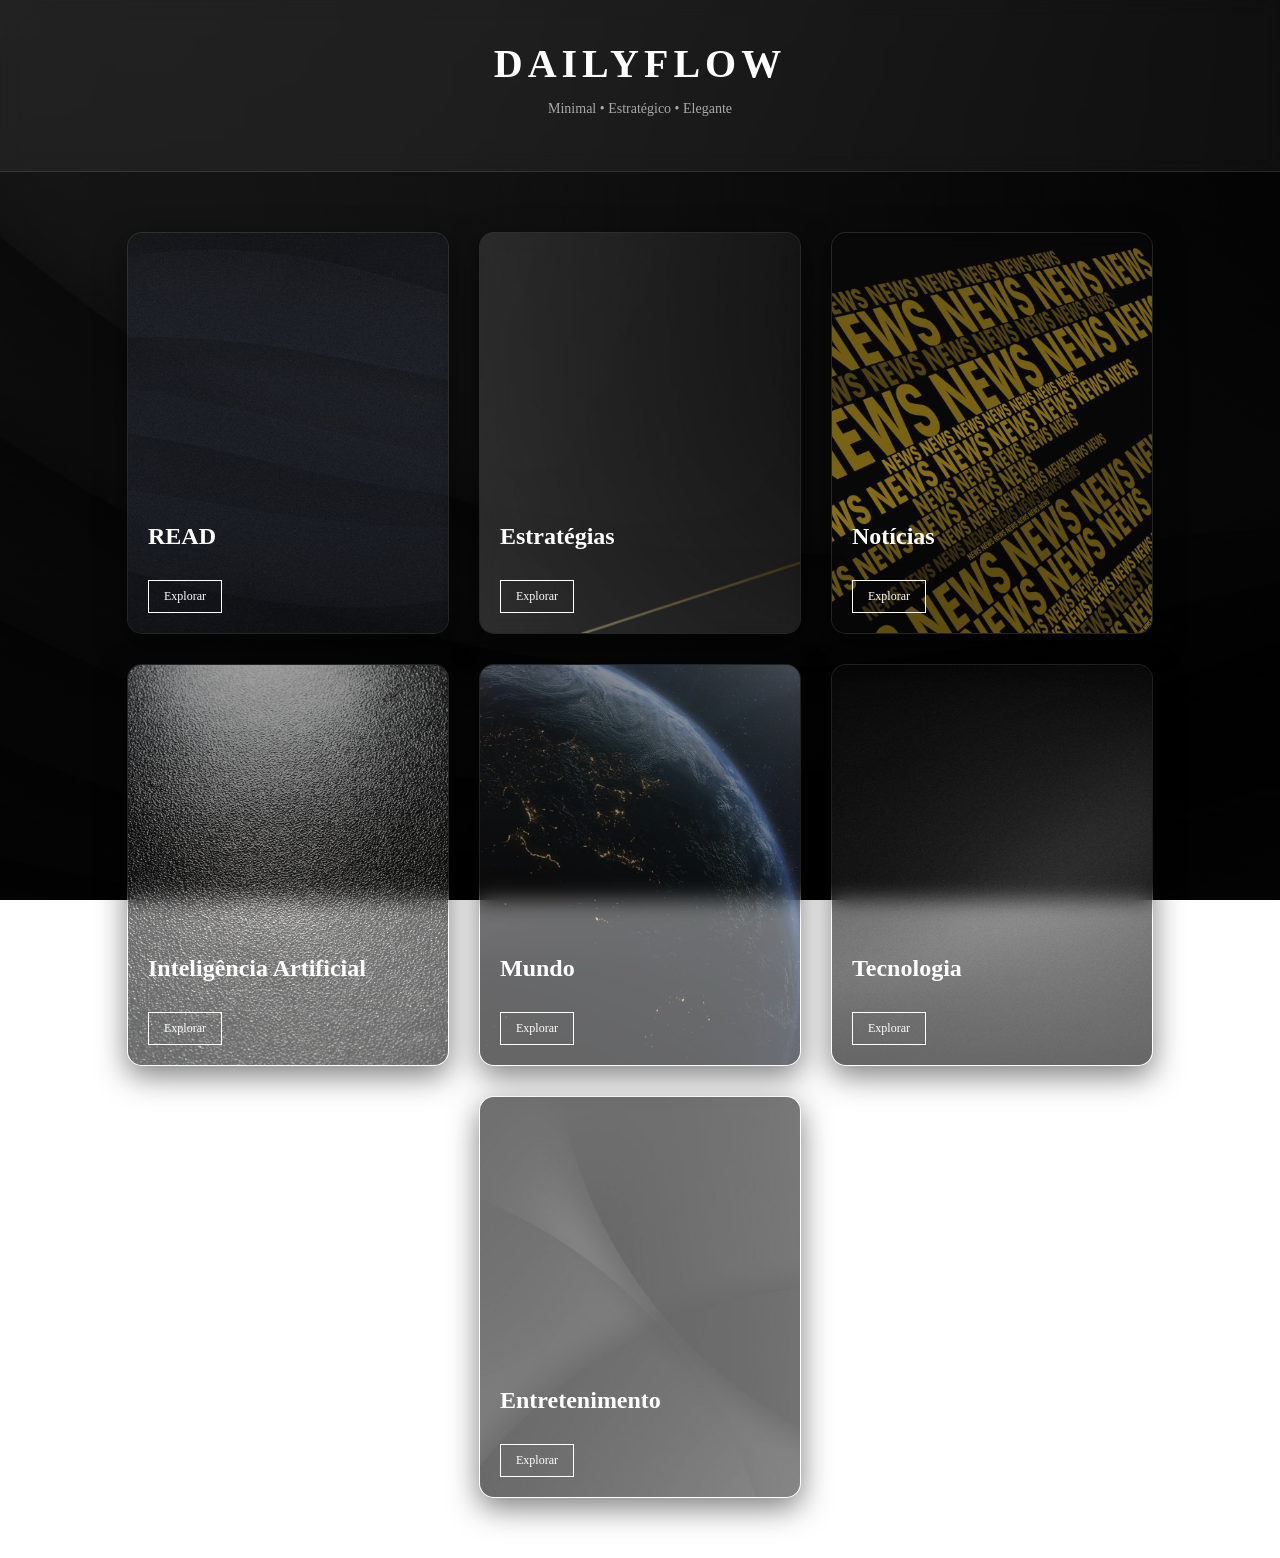
<file: index.html>
<!DOCTYPE html>
<html lang="pt-BR">
<head>
<meta charset="UTF-8">
<title>DailyFlow</title>

<link rel="stylesheet" href="site.css">
<link rel="icon" type="image/png" href="img/favicon.png">
</head>

<body>

<div class="topo">
    <h1>DAILYFLOW</h1>
    <p>Minimal • Estratégico • Elegante</p>
</div>

<div class="cards">

    <div class="card">
        <img src="img/grid.jpg">
        <div class="card-text">
            <h2>READ</h2>
            <a href="grid.html">Explorar</a>
        </div>
    </div>

    <div class="card">
        <img src="img/estrategia.jpg">
        <div class="card-text">
            <h2>Estratégias</h2>
            <a href="estrategias.html">Explorar</a>
        </div>
    </div>

    <div class="card">
        <img src="img/noticias.jpg">
        <div class="card-text">
            <h2>Notícias</h2>
            <a href="noticias.html">Explorar</a>
        </div>
    </div>

    <div class="card">
        <img src="img/ia.jpg">
        <div class="card-text">
            <h2>Inteligência Artificial</h2>
            <a href="ia.html">Explorar</a>
        </div>
    </div>

    <div class="card">
        <img src="img/mundo.jpg">
        <div class="card-text">
            <h2>Mundo</h2>
            <a href="mundo.html">Explorar</a>
        </div>
    </div>

    <div class="card">
        <img src="img/tecnologia.jpg">
        <div class="card-text">
            <h2>Tecnologia</h2>
            <a href="tecnologia.html">Explorar</a>
        </div>
    </div>

    <div class="card">
        <img src="img/entretenimento.jpg">
        <div class="card-text">
            <h2>Entretenimento</h2>
            <a href="https://g1.globo.com/pop-arte/" target="_blank">Explorar</a>
        </div>
    </div>

</div>
</body>
</html>
</file>
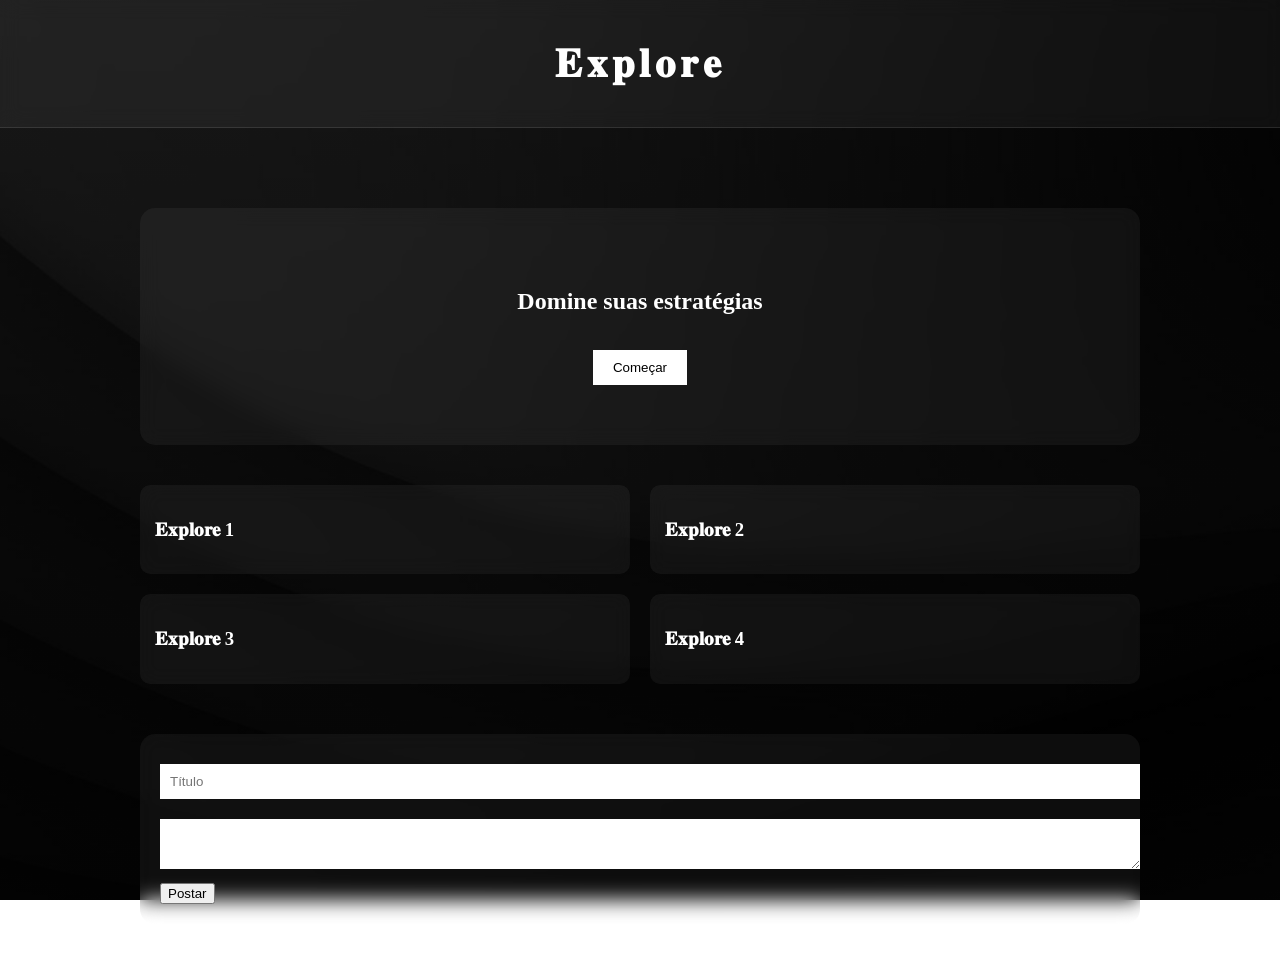
<file: estrategias.html>
<!DOCTYPE html>
<html lang="pt-BR">
<head>
<meta charset="UTF-8">
<title>𝐄𝐱𝐩𝐥𝐨𝐫𝐞</title>
<link rel="stylesheet" href="site.css">
</head>

<body>

<div class="topo">
<h1>𝐄𝐱𝐩𝐥𝐨𝐫𝐞</h1>
</div>

<div class="container">

<div class="hero">
<h2>Domine suas estratégias</h2>
<button onclick="alert('🔥')">Começar</button>
</div>

<div class="lista">
<div class="item"><h3>𝐄𝐱𝐩𝐥𝐨𝐫𝐞 1</h3></div>
<div class="item"><h3>𝐄𝐱𝐩𝐥𝐨𝐫𝐞 2</h3></div>
<div class="item"><h3>𝐄𝐱𝐩𝐥𝐨𝐫𝐞 3</h3></div>
<div class="item"><h3>𝐄𝐱𝐩𝐥𝐨𝐫𝐞 4</h3></div>
</div>

<div class="blog">
<input id="titulo" placeholder="Título">
<textarea id="texto"></textarea>
<button onclick="postar()">Postar</button>
<div id="posts"></div>
</div>

<a href="index.html" class="voltar">Voltar</a>

</div>

<script>
function postar(){
let t=document.getElementById("titulo").value;
let x=document.getElementById("texto").value;
if(t&&x){
let p=document.createElement("div");
p.className="post";
p.innerHTML="<h3>"+t+"</h3><p>"+x+"</p>";
document.getElementById("posts").appendChild(p);
}}
</script>

</body>
</html>
</file>
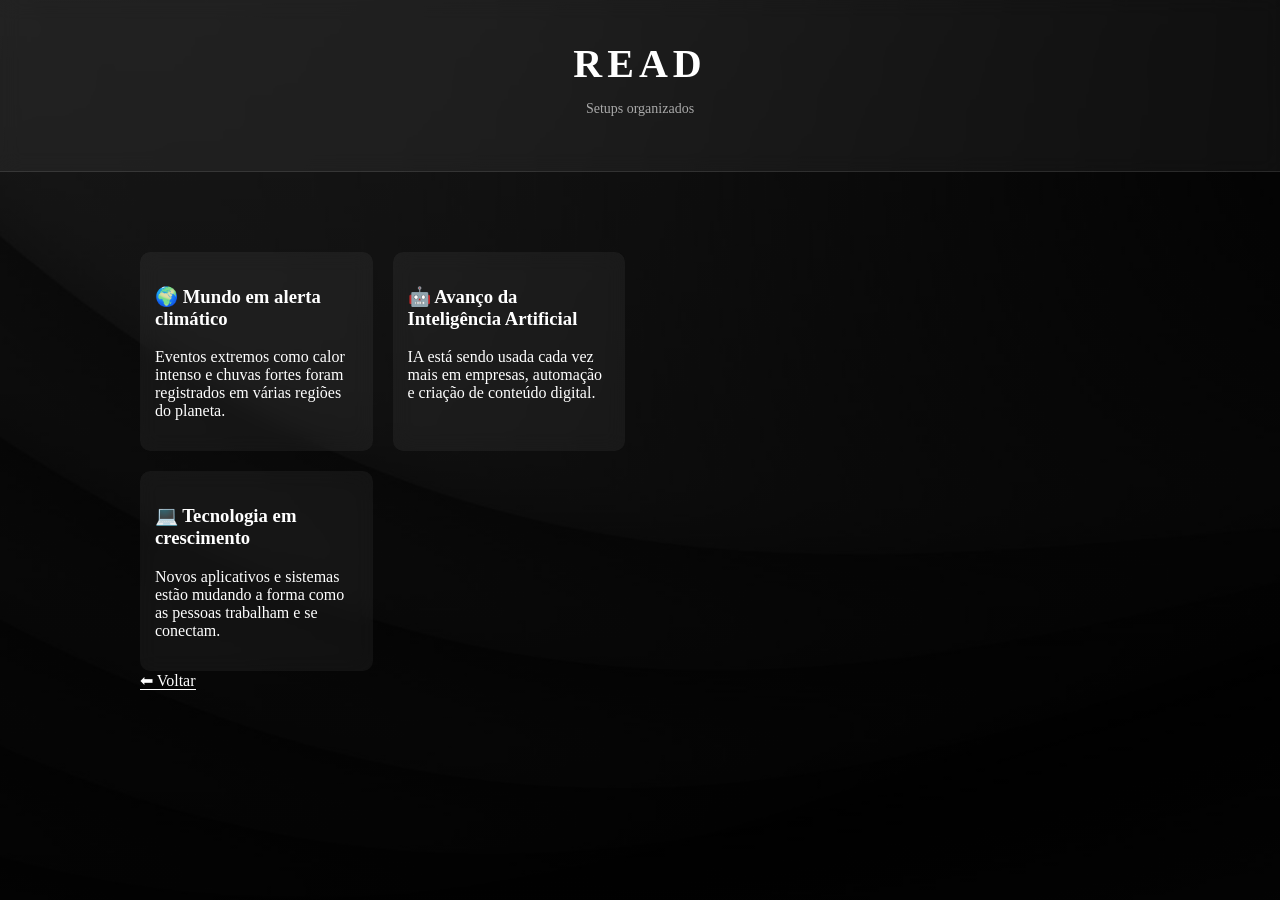
<file: grid.html>
<!DOCTYPE html>
<html lang="pt-BR">
<head>
<meta charset="UTF-8">
<title>READ</title>

<link rel="stylesheet" href="site.css">
<link rel="icon" type="image/png" href="img/favicon.png">
</head>

<body>

<div class="topo">
    <h1>READ</h1>
    <p>Setups organizados</p>
</div>

<div class="container">

    <div class="grid-container">

        <div class="lista">

    <div class="item">
        <h3>🌍 Mundo em alerta climático</h3>
        <p>Eventos extremos como calor intenso e chuvas fortes foram registrados em várias regiões do planeta.</p>
    </div>

    <div class="item">
        <h3>🤖 Avanço da Inteligência Artificial</h3>
        <p>IA está sendo usada cada vez mais em empresas, automação e criação de conteúdo digital.</p>
    </div>

    <div class="item">
        <h3>💻 Tecnologia em crescimento</h3>
        <p>Novos aplicativos e sistemas estão mudando a forma como as pessoas trabalham e se conectam.</p>
    </div>

</div>
    </div>

    <a class="voltar" href="index.html">⬅ Voltar</a>

</div>

</body>
</html>
</file>
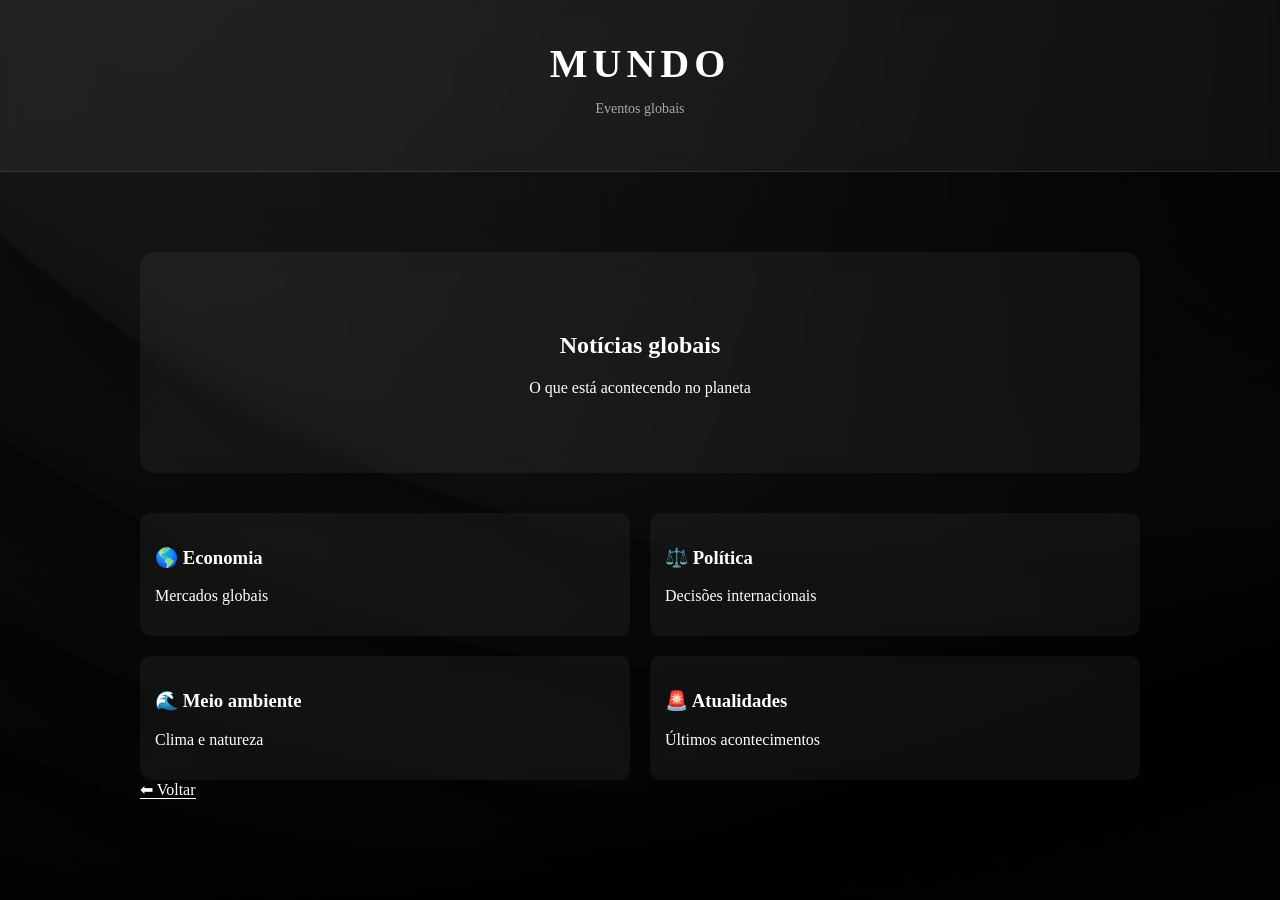
<file: mundo.html>
<!DOCTYPE html>
<html lang="pt-BR">
<head>
<meta charset="UTF-8">
<title>Mundo</title>
<link rel="stylesheet" href="site.css">
</head>

<body>

<div class="topo">
    <h1>MUNDO</h1>
    <p>Eventos globais</p>
</div>

<div class="container">

<div class="hero">
    <h2>Notícias globais</h2>
    <p>O que está acontecendo no planeta</p>
</div>

<div class="lista">

    <div class="item"><h3>🌎 Economia</h3><p>Mercados globais</p></div>
    <div class="item"><h3>⚖️ Política</h3><p>Decisões internacionais</p></div>
    <div class="item"><h3>🌊 Meio ambiente</h3><p>Clima e natureza</p></div>
    <div class="item"><h3>🚨 Atualidades</h3><p>Últimos acontecimentos</p></div>

</div>

<a href="index.html" class="voltar">⬅ Voltar</a>

</div>

</body>
</html>
</file>
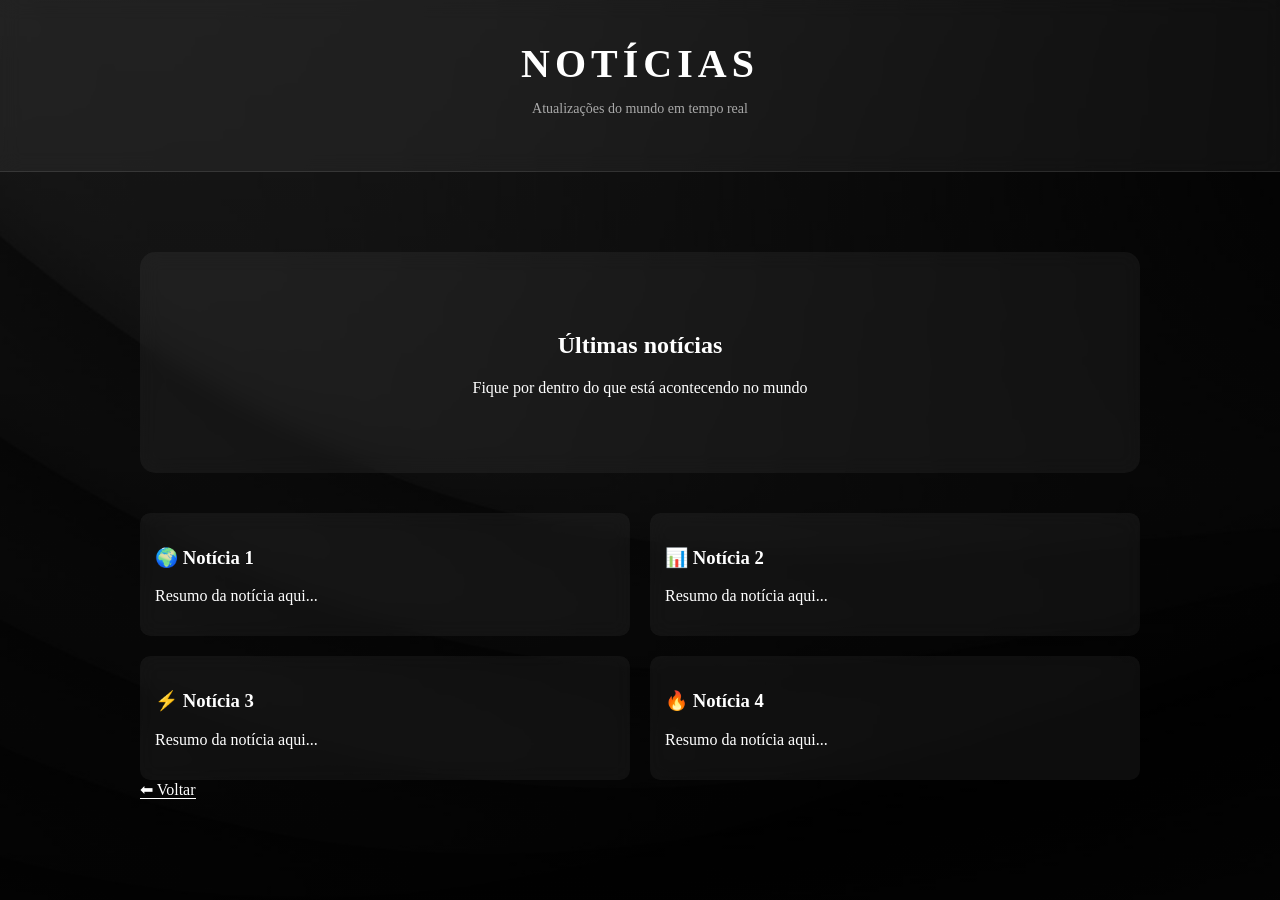
<file: noticias.html>
<!DOCTYPE html>
<html lang="pt-BR">
<head>
<meta charset="UTF-8">
<title>Notícias</title>
<link rel="stylesheet" href="site.css">
</head>

<body>

<div class="topo">
    <h1>NOTÍCIAS</h1>
    <p>Atualizações do mundo em tempo real</p>
</div>

<div class="container">

    <div class="hero">
        <h2>Últimas notícias</h2>
        <p>Fique por dentro do que está acontecendo no mundo</p>
    </div>

    <div class="lista">

        <div class="item">
            <h3>🌍 Notícia 1</h3>
            <p>Resumo da notícia aqui...</p>
        </div>

        <div class="item">
            <h3>📊 Notícia 2</h3>
            <p>Resumo da notícia aqui...</p>
        </div>

        <div class="item">
            <h3>⚡ Notícia 3</h3>
            <p>Resumo da notícia aqui...</p>
        </div>

        <div class="item">
            <h3>🔥 Notícia 4</h3>
            <p>Resumo da notícia aqui...</p>
        </div>

    </div>

    <a href="index.html" class="voltar">⬅ Voltar</a>

</div>

</body>
</html>
</file>
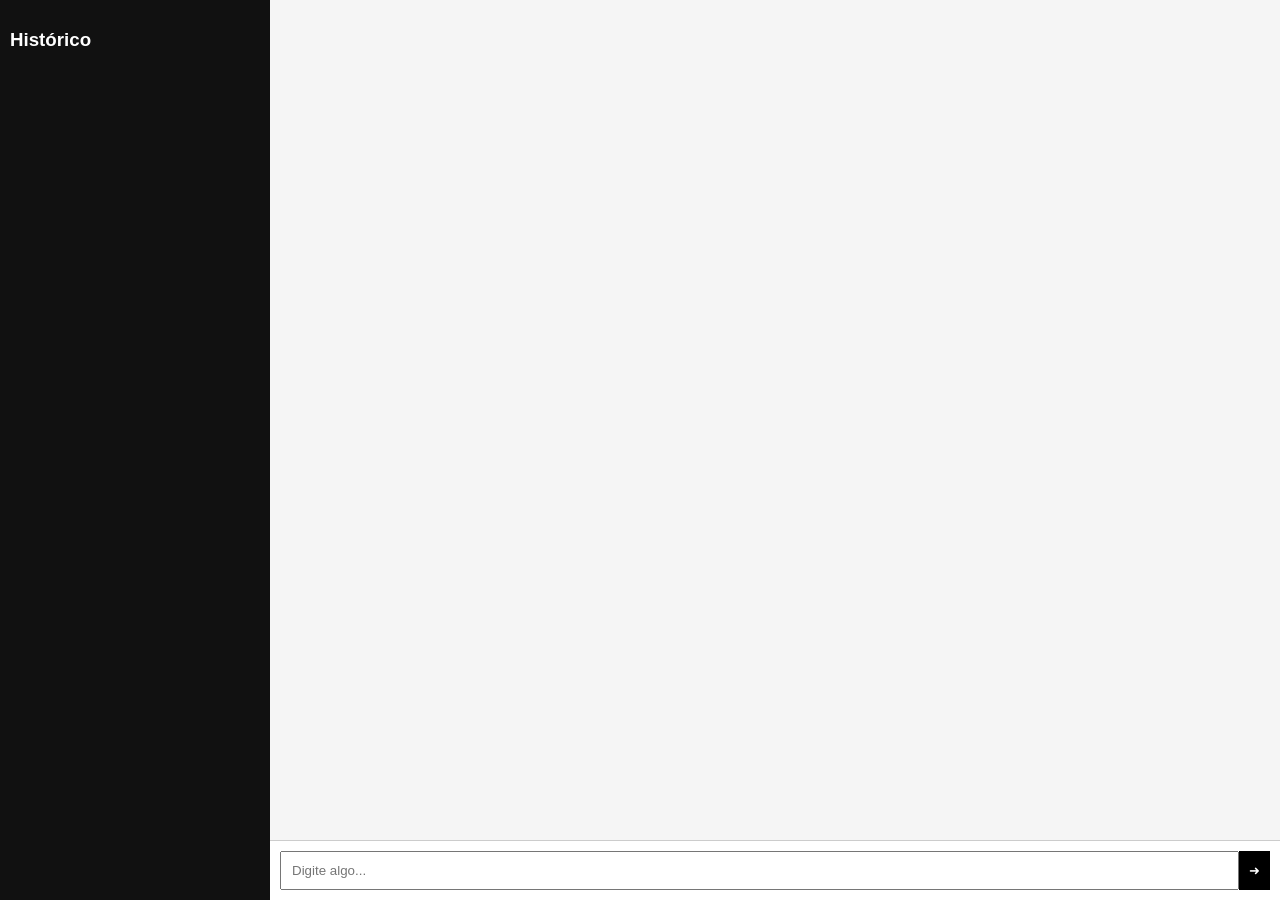
<file: aplicativo/ia.html>
<!DOCTYPE html>
<html lang="pt-BR">
<head>
<meta charset="UTF-8">
<title>FlowAI</title>

<style>
body {
  margin: 0;
  font-family: Arial;
  display: flex;
  height: 100vh;
}

.sidebar {
  width: 250px;
  background: #111;
  color: white;
  padding: 10px;
}

.chat {
  flex: 1;
  display: flex;
  flex-direction: column;
}

.messages {
  flex: 1;
  padding: 20px;
  overflow-y: auto;
  background: #f5f5f5;
}

.msg { margin-bottom: 10px; }

.user { text-align: right; }
.bot { text-align: left; }

.bubble {
  display: inline-block;
  padding: 10px;
  border-radius: 10px;
  max-width: 60%;
}

.user .bubble { background: #000; color: #fff; }
.bot .bubble { background: #ddd; }

.input-area {
  display: flex;
  padding: 10px;
  border-top: 1px solid #ccc;
}

input {
  flex: 1;
  padding: 10px;
}

button {
  padding: 10px;
  background: black;
  color: white;
  border: none;
}
</style>
</head>

<body>

<div class="sidebar">
  <h3>Histórico</h3>
  <div id="history"></div>
</div>

<div class="chat">
  <div id="messages" class="messages"></div>

  <div class="input-area">
    <input id="input" placeholder="Digite algo...">
    <button onclick="enviar()">➜</button>
  </div>
</div>

<script>
const API_URL = "https://SEU-BACKEND-AQUI/ia"; 
// 👆 TROCA ISSO QUANDO SUBIR O SERVIDOR

let historico = [];

function addMsg(texto, tipo) {
  const div = document.createElement("div");
  div.className = "msg " + tipo;
  div.innerHTML = `<div class="bubble">${texto}</div>`;
  document.getElementById("messages").appendChild(div);
  document.getElementById("messages").scrollTop = 999999;
}

async function enviar() {
  const input = document.getElementById("input");
  const texto = input.value;

  if (!texto) return;

  addMsg(texto, "user");
  input.value = "";

  try {
    const res = await fetch(API_URL, {
      method: "POST",
      headers: { "Content-Type": "application/json" },
      body: JSON.stringify({ texto })
    });

    const data = await res.json();
    addMsg(data.resposta || "Sem resposta 😢", "bot");

  } catch (err) {
    addMsg("Erro de conexão 😢", "bot");
    console.error(err);
  }
}
</script>

</body>
</html>
</file>
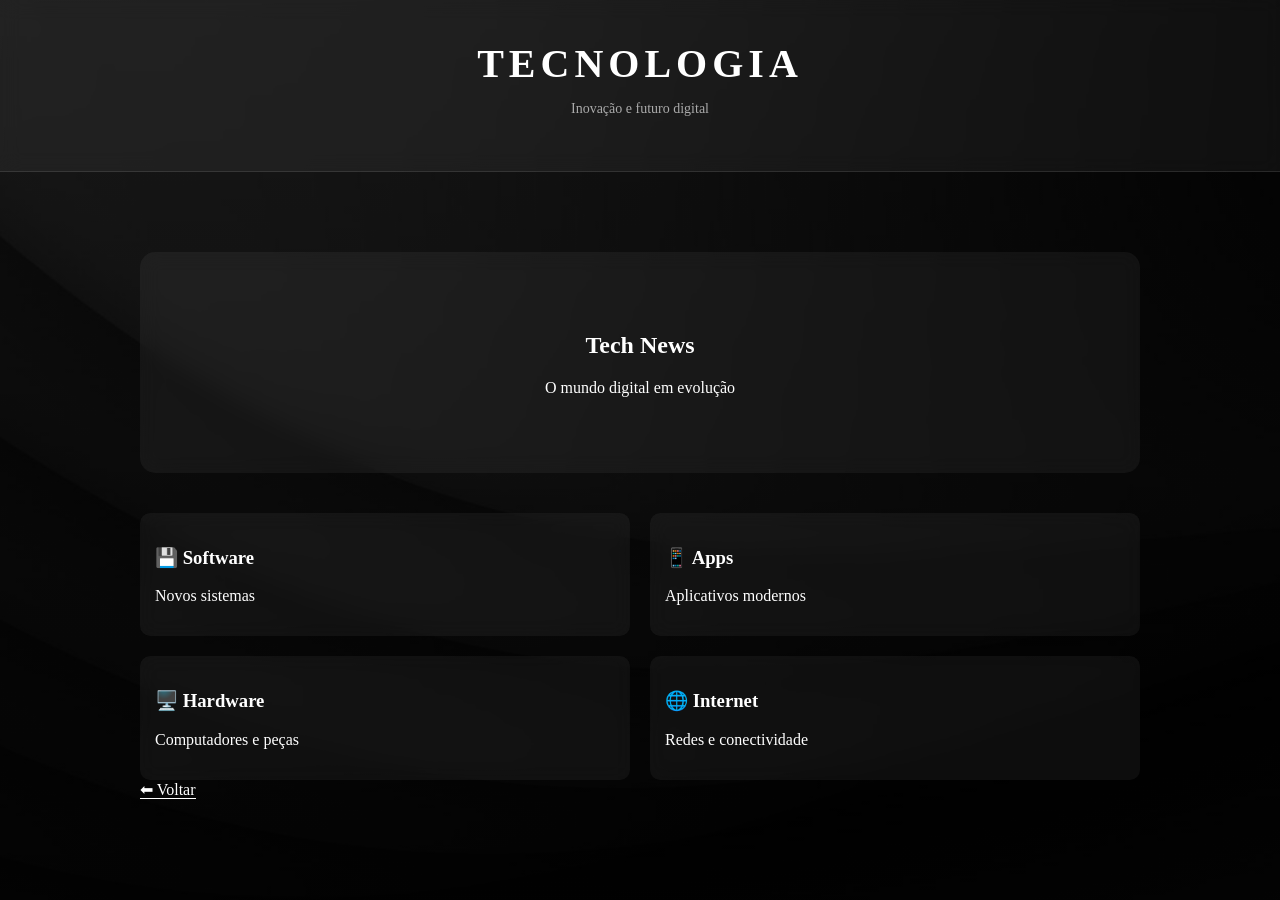
<file: aplicativo/tecnologia.html>
<!DOCTYPE html>
<html lang="pt-BR">
<head>
<meta charset="UTF-8">
<title>Tecnologia</title>
<link rel="stylesheet" href="site.css">
</head>

<body>

<div class="topo">
    <h1>TECNOLOGIA</h1>
    <p>Inovação e futuro digital</p>
</div>

<div class="container">

<div class="hero">
    <h2>Tech News</h2>
    <p>O mundo digital em evolução</p>
</div>

<div class="lista">

    <div class="item"><h3>💾 Software</h3><p>Novos sistemas</p></div>
    <div class="item"><h3>📱 Apps</h3><p>Aplicativos modernos</p></div>
    <div class="item"><h3>🖥️ Hardware</h3><p>Computadores e peças</p></div>
    <div class="item"><h3>🌐 Internet</h3><p>Redes e conectividade</p></div>

</div>

<a href="index.html" class="voltar">⬅ Voltar</a>

</div>

</body>
</html>
</file>
<file: site.css>
/* ===== GERAL ===== */
html, body {
    height: 100%;
}

body {
    margin: 0;
    font-family: "Times New Roman", serif;

    /* 🔥 FUNDO COM IMAGEM (SEM MUDAR NOME) */
    background:
        linear-gradient(rgba(0,0,0,0.65), rgba(0,0,0,0.85)),
        url("img/fundo.jpg") no-repeat center center;

    background-size: cover;
    background-attachment: fixed;

    color: white;
}

/* ===== TOPO ===== */
.topo {
    text-align: center;
    padding: 40px 20px;

    background: rgba(255,255,255,0.05);
    backdrop-filter: blur(10px);

    border-bottom: 1px solid rgba(255,255,255,0.1);
}

.topo h1 {
    font-size: 40px;
    letter-spacing: 5px;
    margin: 0;
}

.topo p {
    font-size: 14px;
    color: #aaa;
}

/* ===== CARDS HOME ===== */
.cards {
    display: flex;
    justify-content: center;
    gap: 30px;
    padding: 60px;
    flex-wrap: wrap;
}

.card {
    width: 320px;
    height: 400px;
    position: relative;
    overflow: hidden;

    border-radius: 15px;

    background: rgba(255,255,255,0.05);
    backdrop-filter: blur(10px);

    border: 1px solid rgba(255,255,255,0.08);

    box-shadow: 0px 10px 30px rgba(0,0,0,0.5);
}

.card img {
    width: 100%;
    height: 100%;
    object-fit: cover;
    opacity: 0.6;
    transition: 0.5s;
}

.card:hover img {
    transform: scale(1.1);
    opacity: 0.85;
}

.card-text {
    position: absolute;
    bottom: 20px;
    left: 20px;
}

.card-text a {
    display: inline-block;
    margin-top: 10px;
    padding: 8px 15px;

    border: 1px solid white;
    text-decoration: none;
    color: white;
    font-size: 12px;
}

/* ===== CONTAINER ===== */
.container {
    max-width: 1000px;
    margin: 60px auto;
    padding: 20px;
}

/* ===== GRID ===== */
.grid-container {
    display: grid;
    grid-template-columns: repeat(2, 1fr);
    gap: 30px;
}

.grid-card {
    padding: 25px;
    border-radius: 15px;

    background: rgba(255,255,255,0.05);
    backdrop-filter: blur(10px);

    border: 1px solid rgba(255,255,255,0.08);

    box-shadow: 0px 10px 25px rgba(0,0,0,0.4);

    transition: 0.3s;
}

.grid-card:hover {
    transform: translateY(-5px) scale(1.02);
}

/* CORES */
.green { color: #22c55e; }
.red { color: #ef4444; }

/* ===== HERO ===== */
.hero {
    text-align: center;
    padding: 60px;

    background: rgba(255,255,255,0.05);
    backdrop-filter: blur(10px);

    border-radius: 15px;
    margin-bottom: 40px;
}

.hero button {
    margin-top: 15px;
    padding: 10px 20px;
    border: none;
    background: white;
    color: black;
    cursor: pointer;
}

/* ===== LISTA ===== */
.lista {
    display: grid;
    grid-template-columns: repeat(2, 1fr);
    gap: 20px;
}

.item {
    padding: 15px;

    background: rgba(255,255,255,0.05);
    backdrop-filter: blur(10px);

    border-radius: 10px;
}

/* ===== GALERIA ===== */
.galeria {
    display: flex;
    gap: 10px;
    margin: 40px 0;
}

.galeria img {
    width: 100%;
    border-radius: 10px;
    opacity: 0.7;
}

/* ===== BLOG ===== */
.blog {
    margin-top: 50px;

    background: rgba(255,255,255,0.05);
    backdrop-filter: blur(10px);

    padding: 20px;
    border-radius: 15px;
}

.blog input,
.blog textarea {
    width: 100%;
    margin: 10px 0;
    padding: 10px;
    border: none;
}

.post {
    margin-top: 15px;
    padding: 10px;
    border-bottom: 1px solid rgba(255,255,255,0.1);
}

/* ===== VOLTAR ===== */
.voltar {
    text-decoration: none;
    color: white;
    border-bottom: 1px solid white;
}
</file>
<file: aplicativo/site.css>
/* ===== GERAL ===== */
html, body {
    height: 100%;
}

body {
    margin: 0;
    font-family: "Times New Roman", serif;

    /* 🔥 FUNDO COM IMAGEM (SEM MUDAR NOME) */
    background:
        linear-gradient(rgba(0,0,0,0.65), rgba(0,0,0,0.85)),
        url("img/fundo.jpg") no-repeat center center;

    background-size: cover;
    background-attachment: fixed;

    color: white;
}

/* ===== TOPO ===== */
.topo {
    text-align: center;
    padding: 40px 20px;

    background: rgba(255,255,255,0.05);
    backdrop-filter: blur(10px);

    border-bottom: 1px solid rgba(255,255,255,0.1);
}

.topo h1 {
    font-size: 40px;
    letter-spacing: 5px;
    margin: 0;
}

.topo p {
    font-size: 14px;
    color: #aaa;
}

/* ===== CARDS HOME ===== */
.cards {
    display: flex;
    justify-content: center;
    gap: 30px;
    padding: 60px;
    flex-wrap: wrap;
}

.card {
    width: 320px;
    height: 400px;
    position: relative;
    overflow: hidden;

    border-radius: 15px;

    background: rgba(255,255,255,0.05);
    backdrop-filter: blur(10px);

    border: 1px solid rgba(255,255,255,0.08);

    box-shadow: 0px 10px 30px rgba(0,0,0,0.5);
}

.card img {
    width: 100%;
    height: 100%;
    object-fit: cover;
    opacity: 0.6;
    transition: 0.5s;
}

.card:hover img {
    transform: scale(1.1);
    opacity: 0.85;
}

.card-text {
    position: absolute;
    bottom: 20px;
    left: 20px;
}

.card-text a {
    display: inline-block;
    margin-top: 10px;
    padding: 8px 15px;

    border: 1px solid white;
    text-decoration: none;
    color: white;
    font-size: 12px;
}

/* ===== CONTAINER ===== */
.container {
    max-width: 1000px;
    margin: 60px auto;
    padding: 20px;
}

/* ===== GRID ===== */
.grid-container {
    display: grid;
    grid-template-columns: repeat(2, 1fr);
    gap: 30px;
}

.grid-card {
    padding: 25px;
    border-radius: 15px;

    background: rgba(255,255,255,0.05);
    backdrop-filter: blur(10px);

    border: 1px solid rgba(255,255,255,0.08);

    box-shadow: 0px 10px 25px rgba(0,0,0,0.4);

    transition: 0.3s;
}

.grid-card:hover {
    transform: translateY(-5px) scale(1.02);
}

/* CORES */
.green { color: #22c55e; }
.red { color: #ef4444; }

/* ===== HERO ===== */
.hero {
    text-align: center;
    padding: 60px;

    background: rgba(255,255,255,0.05);
    backdrop-filter: blur(10px);

    border-radius: 15px;
    margin-bottom: 40px;
}

.hero button {
    margin-top: 15px;
    padding: 10px 20px;
    border: none;
    background: white;
    color: black;
    cursor: pointer;
}

/* ===== LISTA ===== */
.lista {
    display: grid;
    grid-template-columns: repeat(2, 1fr);
    gap: 20px;
}

.item {
    padding: 15px;

    background: rgba(255,255,255,0.05);
    backdrop-filter: blur(10px);

    border-radius: 10px;
}

/* ===== GALERIA ===== */
.galeria {
    display: flex;
    gap: 10px;
    margin: 40px 0;
}

.galeria img {
    width: 100%;
    border-radius: 10px;
    opacity: 0.7;
}

/* ===== BLOG ===== */
.blog {
    margin-top: 50px;

    background: rgba(255,255,255,0.05);
    backdrop-filter: blur(10px);

    padding: 20px;
    border-radius: 15px;
}

.blog input,
.blog textarea {
    width: 100%;
    margin: 10px 0;
    padding: 10px;
    border: none;
}

.post {
    margin-top: 15px;
    padding: 10px;
    border-bottom: 1px solid rgba(255,255,255,0.1);
}

/* ===== VOLTAR ===== */
.voltar {
    text-decoration: none;
    color: white;
    border-bottom: 1px solid white;
}
</file>
